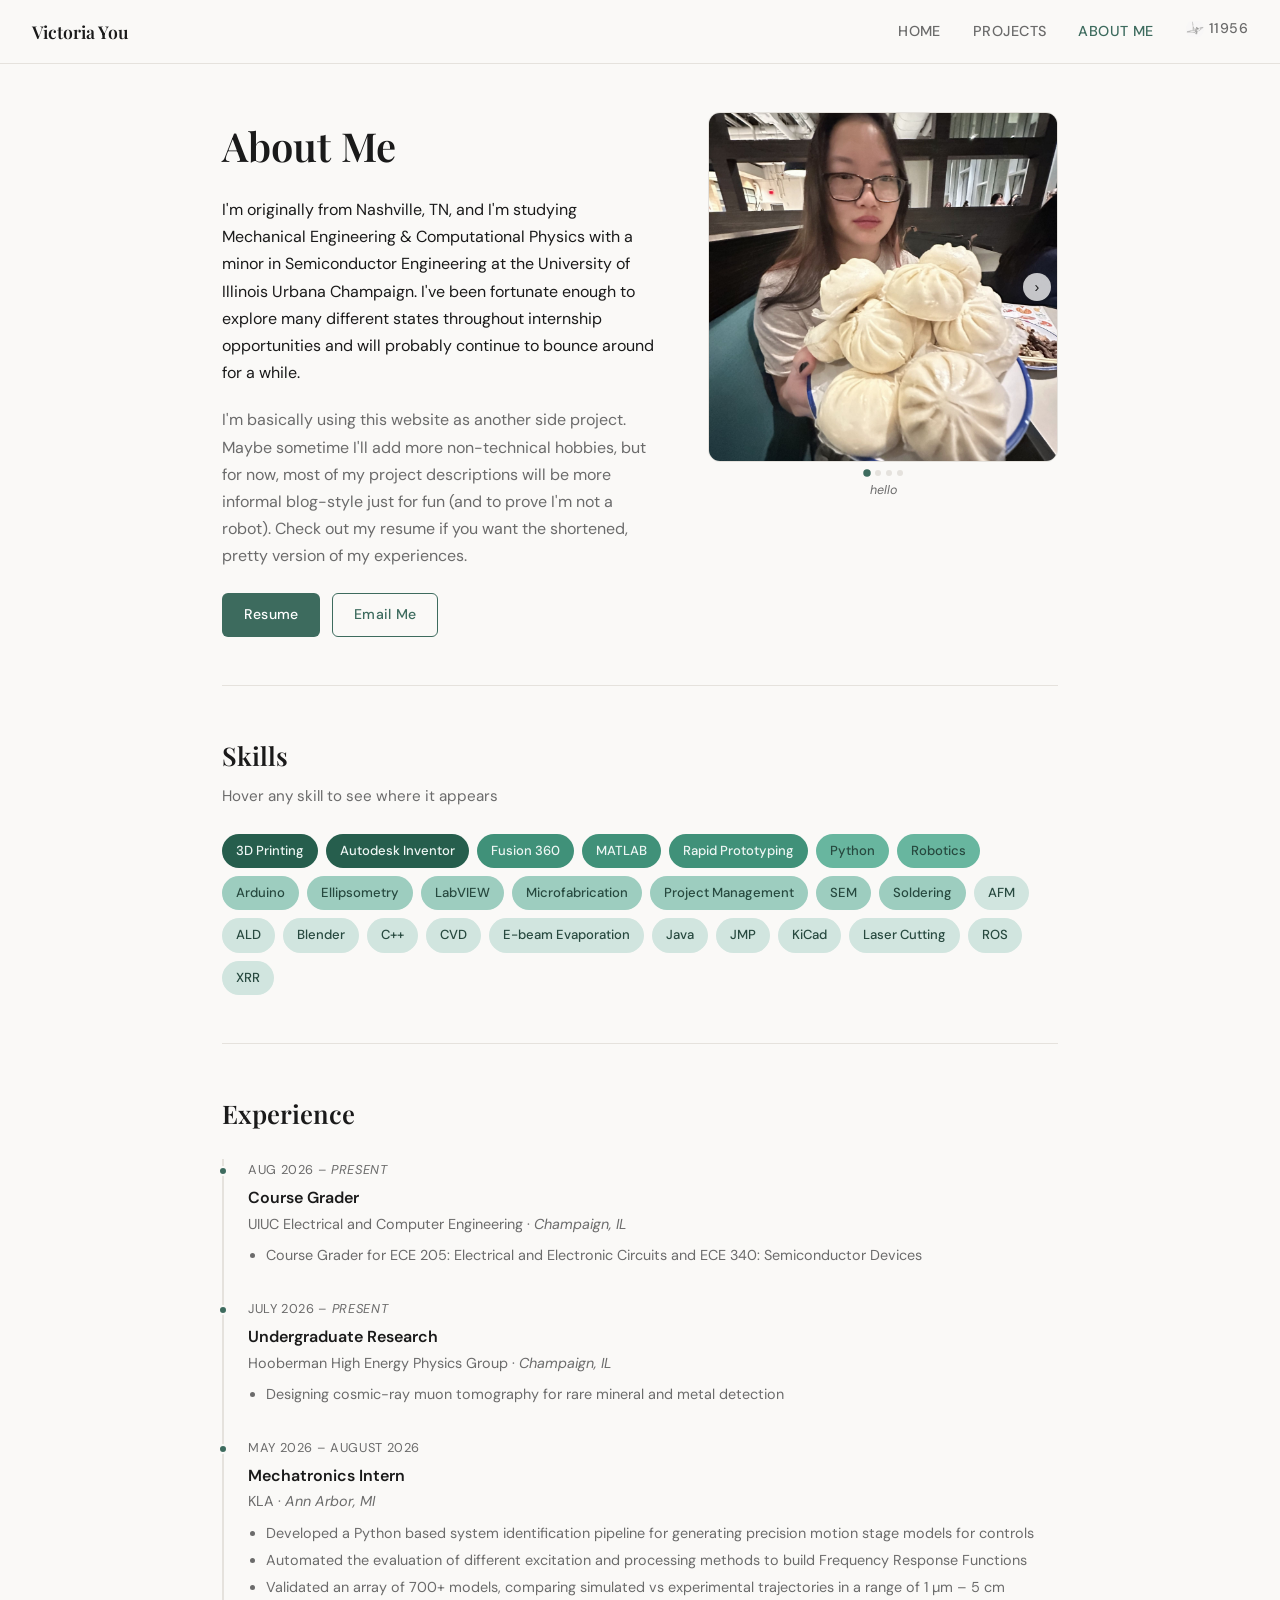
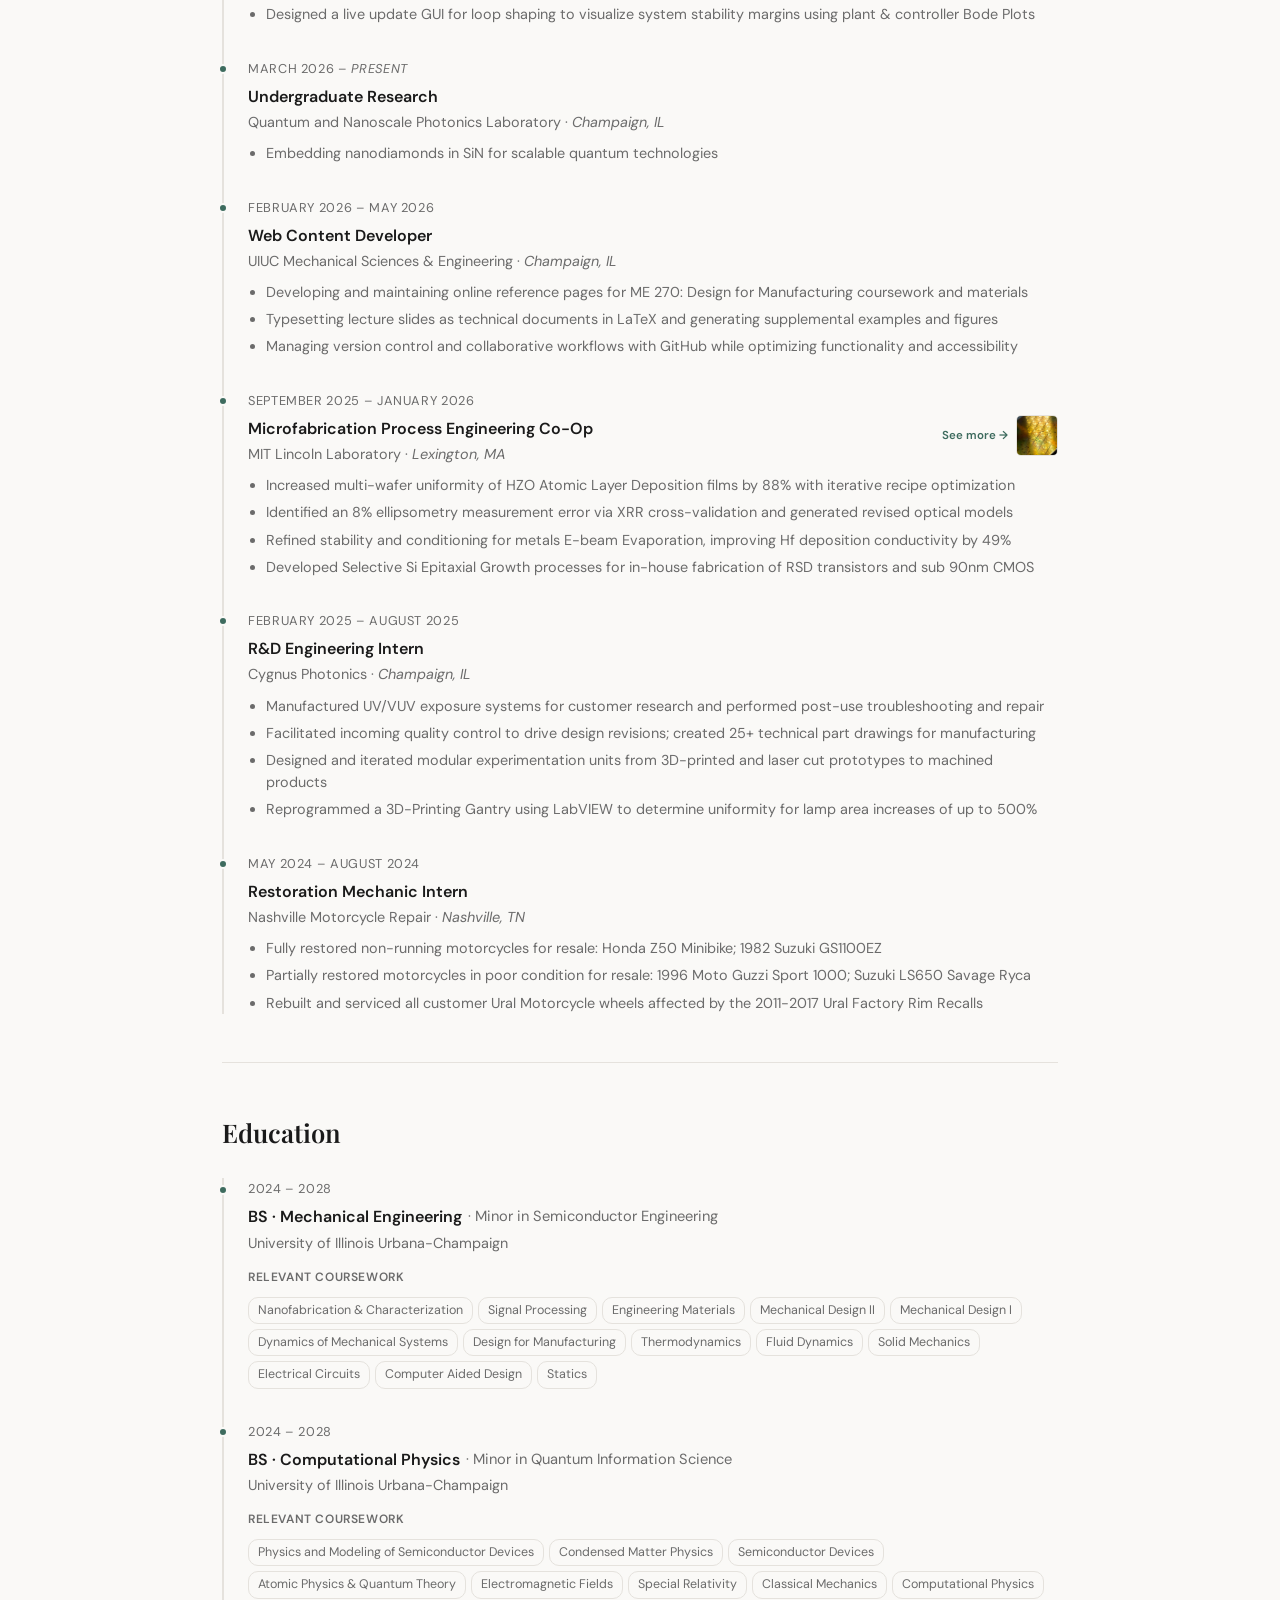
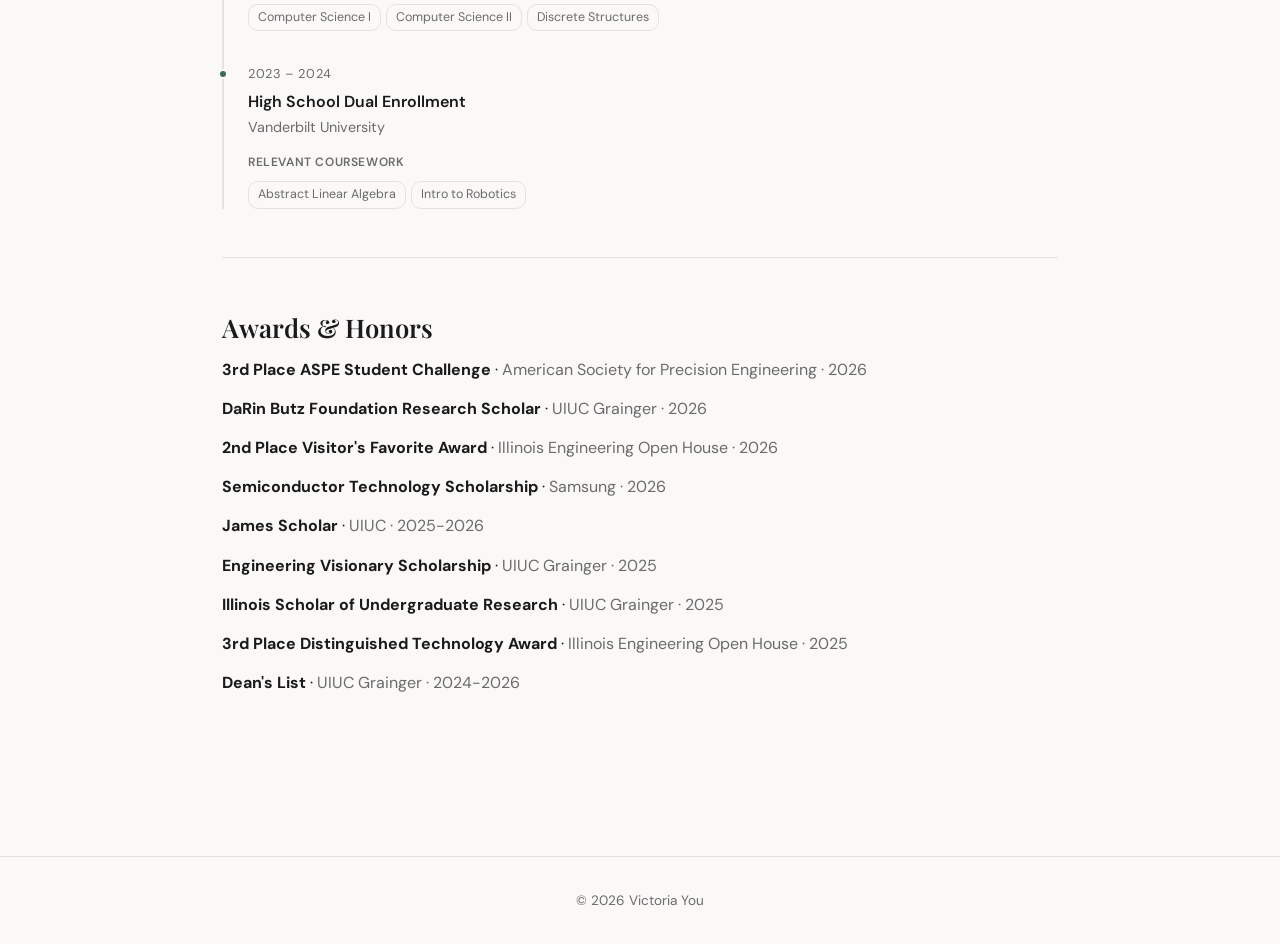
<file: about.html>
<!DOCTYPE html>
<html lang="en">
<head>
  <meta charset="UTF-8" />
  <meta name="viewport" content="width=device-width, initial-scale=1.0" />
  <meta name="description" content="Victoria You — About Me" />
  <title>About | Victoria You</title>
  <link rel="stylesheet" href="style.css" />
  <style>
    /* Coursework list inside education */
    .course-list {
      display: flex; flex-wrap: wrap; gap: 5px;
      margin-top: 0.6rem;
    }
    .course-chip {
      font-size: 0.78rem; color: var(--text-muted);
      background: var(--bg); border: 1px solid var(--border);
      padding: 2px 9px; border-radius: 10px;
      white-space: nowrap;
    }
    /* Coursework label */
    .course-label {
      font-size: 0.75rem; font-weight: 600; color: var(--text-muted);
      text-transform: uppercase; letter-spacing: 0.05em;
      margin-top: 0.75rem; margin-bottom: 0.3rem; display: block;
    }
    /* Degree + minor on one line. Flex with align-items: center keeps the
       smaller minor text vertically centred on the degree instead of
       sitting low on its baseline; it wraps underneath on narrow screens. */
    .edu-title {
      display: flex;
      flex-wrap: wrap;
      align-items: center;
      column-gap: 0.35em;
    }
    /* Minor — regular weight, muted, 1pt smaller than the degree */
    .degree-minor {
      font-weight: 400;
      color: var(--text-muted);
      font-size: calc(1em - 1pt);
    }

    /* ── Bio photo gallery ── */
    .bio-gallery {
      width: 350px;
      max-width: 100%;
      flex-shrink: 0;
      user-select: none;
    }
    .bio-gallery-stage {
      position: relative;
      width: 100%;
      aspect-ratio: 1 / 1;
      border-radius: 12px;
      overflow: hidden;
      border: 1px solid var(--border);
      background: var(--accent-light);
      cursor: grab;
    }
    .bio-gallery-stage:active { cursor: grabbing; }
    .bio-gallery-track {
      display: flex;
      width: 100%;
      height: 100%;
      transition: transform 0.3s ease;
      will-change: transform;
    }
    .bio-gallery-track img {
      /* Each slide is exactly one stage width, so the track stays fluid
         and the transform can be expressed in % instead of hard px. */
      flex: 0 0 100%;
      width: 100%;
      height: 100%;
      object-fit: cover;
      flex-shrink: 0;
      border-radius: 0;
      display: block;
      pointer-events: none;
    }

    .bio-gallery-btn {
      position: absolute;
      top: 50%; transform: translateY(-50%);
      background: rgba(255,255,255,0.75);
      border: none; border-radius: 50%;
      width: 28px; height: 28px;
      display: flex; align-items: center; justify-content: center;
      cursor: pointer; font-size: 0.9rem; color: var(--text);
      box-shadow: 0 1px 4px rgba(0,0,0,0.15);
      transition: background 0.15s, opacity 0.15s;
      z-index: 2;
      padding: 0;
      line-height: 1;
    }
    .bio-gallery-btn:hover { background: rgba(255,255,255,0.95); }
    .bio-gallery-btn:disabled { opacity: 0; pointer-events: none; }
    .bio-gallery-btn.prev { left: 6px; }
    .bio-gallery-btn.next { right: 6px; }

    .bio-gallery-dots {
      display: flex; justify-content: center; gap: 5px;
      margin-top: 8px;
    }
    .bio-gallery-dot {
      width: 6px; height: 6px; border-radius: 50%;
      background: var(--border);
      transition: background 0.2s, transform 0.2s;
      cursor: pointer;
      border: none; padding: 0;
    }
    .bio-gallery-dot.active {
      background: var(--accent);
      transform: scale(1.25);
    }

    /* ── Experience thumbnail ──
         Image + "See more" link sit side by side (row), so the float block
         stays short and doesn't force bullet-point text onto extra lines. */
    .timeline-thumb {
      float: right;
      margin: 0 0 0.5rem 1rem;
      display: flex;
      flex-direction: row;
      align-items: center;
      gap: 8px;
    }
    .timeline-thumb img {
      height: 2.6rem;
      width: 2.6rem;
      aspect-ratio: 1 / 1;
      flex-shrink: 0;
      border-radius: 5px;
      border: 1px solid var(--border);
      object-fit: cover;
      display: block;
    }
    .timeline-thumb a { flex-shrink: 0; }
    .timeline-thumb a {
      font-size: 0.72rem;
      color: var(--accent);
      white-space: nowrap;
    }
    .timeline-thumb a:hover { text-decoration: underline; }

    /* ── Experience bullet list ── */
    .timeline-bullets {
      margin: 0.5rem 0 0;
      padding-left: 1.15rem;
      list-style: disc;
    }
    .timeline-bullets li {
      font-size: 0.9rem;
      color: var(--text-muted);
      margin-bottom: 0.3rem;
      line-height: 1.55;
    }

    .bio-gallery-caption {
      min-height: 1.4em;
      text-align: center;
      font-size: 0.78rem;
      color: var(--text-muted);
      margin-top: 6px;
      line-height: 1.4;
      font-style: italic;
    }

    /* ── Resume button — shows "Last Updated: <date>" on hover ── */
    .btn-resume {
      position: relative;
      overflow: hidden;
    }
    .btn-resume .btn-resume-default,
    .btn-resume .btn-resume-updated {
      display: block;
      transition: transform 0.2s ease, opacity 0.2s ease;
    }
    .btn-resume .btn-resume-updated {
      position: absolute;
      inset: 0;
      display: flex;
      align-items: center;
      justify-content: center;
      opacity: 0;
      transform: translateY(4px);
      white-space: nowrap;
    }
    .btn-resume:hover .btn-resume-default {
      opacity: 0;
      transform: translateY(-4px);
    }
    .btn-resume:hover .btn-resume-updated {
      opacity: 1;
      transform: translateY(0);
    }

    /* ── Experience photo trigger — styled identically to timeline-thumb's
         link + image, but as <button>s since they open a modal, not a URL ── */
    .exp-photo-trigger-link {
      font-size: 0.72rem;
      color: var(--accent);
      white-space: nowrap;
      background: none; border: none; padding: 0; cursor: pointer;
      font-family: var(--font-body);
    }
    .exp-photo-trigger-link:hover { text-decoration: underline; }
    .exp-photo-trigger-img {
      background: none; border: none; padding: 0; cursor: pointer; display: block;
    }
    .exp-photo-trigger-img img {
      height: 2.6rem;
      width: 2.6rem;
      aspect-ratio: 1 / 1;
      flex-shrink: 0;
      border-radius: 5px;
      border: 1px solid var(--border);
      object-fit: cover;
      display: block;
    }

    /* ── Experience photo popup modal ── */
    .exp-photo-modal {
      display: none;
      position: fixed; inset: 0;
      background: rgba(0,0,0,0.88);
      z-index: 1000;
      align-items: center; justify-content: center;
      padding: 2rem;
    }
    .exp-photo-modal.open { display: flex; }
    .exp-photo-modal-inner {
      width: 100%; max-width: 640px;
      user-select: none;
    }
    .exp-photo-modal-stage {
      position: relative;
      width: 100%;
      aspect-ratio: 4/3;
      border-radius: 10px;
      overflow: hidden;
      background: #1a1a1a;
    }
    .exp-photo-modal-track {
      display: flex;
      height: 100%;
      transition: transform 0.3s ease;
      will-change: transform;
    }
    .exp-photo-modal-track img {
      width: 100%; height: 100%; object-fit: contain;
      flex-shrink: 0; border-radius: 0; display: block;
      pointer-events: none; background: #1a1a1a;
    }
    .exp-photo-modal-btn {
      position: absolute; top: 50%; transform: translateY(-50%);
      background: rgba(255,255,255,0.78); border: none; border-radius: 50%;
      width: 34px; height: 34px;
      display: flex; align-items: center; justify-content: center;
      cursor: pointer; font-size: 1.1rem; color: var(--text);
      box-shadow: 0 1px 4px rgba(0,0,0,0.2);
      transition: background 0.15s, opacity 0.15s;
      z-index: 2; padding: 0; line-height: 1;
    }
    .exp-photo-modal-btn:hover { background: rgba(255,255,255,0.97); }
    .exp-photo-modal-btn:disabled { opacity: 0; pointer-events: none; }
    .exp-photo-modal-btn.prev { left: 12px; }
    .exp-photo-modal-btn.next { right: 12px; }
    .exp-photo-modal-close {
      position: absolute; top: -2.4rem; right: 0;
      color: #fff; font-size: 1.8rem; cursor: pointer;
      background: none; border: none; opacity: 0.8; line-height: 1;
    }
    .exp-photo-modal-close:hover { opacity: 1; }
    .exp-photo-modal-dots {
      display: flex; justify-content: center; gap: 6px; margin-top: 12px;
    }
    .exp-photo-modal-dot {
      width: 7px; height: 7px; border-radius: 50%;
      background: rgba(255,255,255,0.35);
      transition: background 0.2s, transform 0.2s;
      cursor: pointer; border: none; padding: 0;
    }
    .exp-photo-modal-dot.active { background: #fff; transform: scale(1.3); }
    .exp-photo-modal-caption {
      text-align: center; color: rgba(255,255,255,0.7);
      font-size: 0.85rem; margin-top: 8px; font-style: italic;
      min-height: 1.3em;
    }

    @media (max-width: 640px) {
      /* Narrower backdrop padding, but keep the close button on-screen
         by moving it inside the stage instead of above it. */
      .exp-photo-modal { padding: 3.25rem 1rem 1rem; }
      .exp-photo-modal-close { top: -2.1rem; right: -0.25rem; font-size: 1.6rem; }
      .exp-photo-modal-btn.prev { left: 6px; }
      .exp-photo-modal-btn.next { right: 6px; }
    }
  </style>
  <script src="crane-count.js"></script>
</head>
<body>

  <nav>
    <span class="nav-name">Victoria You</span>
    <ul class="nav-links">
      <li><a href="index.html">Home</a></li>
      <li><a href="projects.html">Projects</a></li>
      <li><a href="about.html" class="active">About Me</a></li>
      <li>
        <a href="crane.html" class="nav-crane" aria-label="Crane">
          <img src="assets/crane.png" alt="" class="nav-crane-icon">
          <span class="nav-crane-count" id="navCraneCount"></span>
        </a>
      </li>
    </ul>
  </nav>

  <div class="container" style="padding-top:3rem;padding-bottom:3rem;">

    <!-- BIO -->
    <section style="margin-bottom:3rem;">
      <div class="bio-grid" style="display:grid;grid-template-columns:1fr auto;gap:3rem;align-items:start;">
        <div>
          <h1 class="section-title" style="font-size:2.5rem;margin-bottom:1rem;">About Me</h1>
          <p style="margin-bottom:0;">
            I'm originally from Nashville, TN, and I'm studying Mechanical Engineering &amp; Computational Physics with a minor in Semiconductor Engineering at the University of Illinois Urbana Champaign. I've been fortunate enough to explore many different states throughout internship opportunities and will probably continue to bounce around for a while.
          </p>
          <p style="color:var(--text-muted);margin-top:1.25rem;">
            I'm basically using this website as another side project. Maybe sometime I'll add more non-technical hobbies, but for now, most of my project descriptions will be more informal blog-style just for fun (and to prove I'm not a robot). Check out my resume if you want the shortened, pretty version of my experiences.
          </p>
        </div>

        <div class="bio-gallery" id="bioGallery">
          <div class="bio-gallery-stage" id="bioStage">
            <div class="bio-gallery-track" id="bioTrack"></div>
            <button class="bio-gallery-btn prev" id="bioPrev" aria-label="Previous">&#8249;</button>
            <button class="bio-gallery-btn next" id="bioNext" aria-label="Next">&#8250;</button>
          </div>
          <div class="bio-gallery-dots" id="bioDots"></div>
          <div class="bio-gallery-caption" id="bioCaption"></div>
        </div>
      </div>
      <div class="btn-row" style="margin-top:1.5rem;">
        <a class="btn btn-primary btn-resume" href="assets/resume.pdf" target="_blank">
          <span class="btn-resume-default">Resume</span>
          <span class="btn-resume-updated">08/2026</span>
        </a>
        <a class="btn btn-outline" href="mailto:vyou2@illinois.edu">Email Me</a>
      </div>
    </section>

    <hr class="section-divider" />

    <!-- SKILLS — auto-generated from projects + courses + experience, collapses to 2 rows -->
    <section style="margin-bottom:3rem;">
      <h2 class="section-title">Skills</h2>
      <p class="section-subtitle">Hover any skill to see where it appears</p>
      <div class="skill-pills-row" id="skillPills"></div>
    </section>

    <hr class="section-divider" />

    <!-- EXPERIENCE — rendered from experience.js -->
    <section style="margin-bottom:3rem;">
      <h2 class="section-title">Experience</h2>
      <ul class="timeline" id="experienceList"></ul>
    </section>

    <hr class="section-divider" />

    <!-- EDUCATION — auto-generated from courses.js -->
    <section style="margin-bottom:3rem;">
      <h2 class="section-title">Education</h2>
      <ul class="timeline" id="educationList"></ul>
    </section>

    <hr class="section-divider" />

    <!-- AWARDS -->
    <section style="margin-bottom:3rem;">
      <h2 class="section-title">Awards &amp; Honors</h2>
      <ul style="list-style:none;padding:0;">
        <li style="margin-bottom:0.75rem;">
          <strong>3rd Place ASPE Student Challenge</strong> · <span style="color:var(--text-muted);">American Society for Precision Engineering · 2026</span>
        </li>
        <li style="margin-bottom:0.75rem;">
          <strong>DaRin Butz Foundation Research Scholar</strong> · <span style="color:var(--text-muted);">UIUC Grainger · 2026</span>
        </li>
        <li style="margin-bottom:0.75rem;">
          <strong>2nd Place Visitor's Favorite Award</strong> · <span style="color:var(--text-muted);">Illinois Engineering Open House · 2026</span>
        </li>
        <li style="margin-bottom:0.75rem;">
          <strong>Semiconductor Technology Scholarship</strong> · <span style="color:var(--text-muted);">Samsung · 2026</span>
        </li>
        <li style="margin-bottom:0.75rem;">
          <strong>James Scholar</strong> · <span style="color:var(--text-muted);">UIUC · 2025-2026</span>
        </li>
        <li style="margin-bottom:0.75rem;">
          <strong>Engineering Visionary Scholarship</strong> · <span style="color:var(--text-muted);">UIUC Grainger · 2025</span>
        </li>
        <li style="margin-bottom:0.75rem;">
          <strong>Illinois Scholar of Undergraduate Research</strong> · <span style="color:var(--text-muted);">UIUC Grainger · 2025</span>
        </li>
        <li style="margin-bottom:0.75rem;">
          <strong>3rd Place Distinguished Technology Award</strong> · <span style="color:var(--text-muted);">Illinois Engineering Open House · 2025</span>
        </li>
        <li style="margin-bottom:0.75rem;">
          <strong>Dean's List</strong> · <span style="color:var(--text-muted);">UIUC Grainger · 2024-2026</span>
        </li>
      </ul>
    </section>

  </div>

  <!-- Experience photo popup — shared across all entries -->
  <div class="exp-photo-modal" id="expPhotoModal" onclick="if(event.target===this) closeExpPhotoModal()">
    <div class="exp-photo-modal-inner">
      <button class="exp-photo-modal-close" onclick="closeExpPhotoModal()">×</button>
      <div class="exp-photo-modal-stage" id="expPhotoStage">
        <div class="exp-photo-modal-track" id="expPhotoTrack"></div>
        <button class="exp-photo-modal-btn prev" id="expPhotoPrev" aria-label="Previous">&#8249;</button>
        <button class="exp-photo-modal-btn next" id="expPhotoNext" aria-label="Next">&#8250;</button>
      </div>
      <div class="exp-photo-modal-dots" id="expPhotoDots"></div>
      <div class="exp-photo-modal-caption" id="expPhotoCaption"></div>
    </div>
  </div>

  <footer>
    © <span id="year"></span> Victoria You
    <script>document.getElementById('year').textContent = new Date().getFullYear();</script>
  </footer>

  <script src="projects.js"></script>
  <script src="courses.js"></script>
  <script src="experience.js"></script>
  <script src="projects-utils.js"></script>
  <script>
    /* ════════════════════════════════════════════════════════════════
       BIO PHOTO GALLERY
    ════════════════════════════════════════════════════════════════ */
    const BIO_PHOTOS = [
      { src: "assets/baozi.jpg",  caption: "hello" },
      { src: "assets/motorcycle.jpg",  caption: "hello motorcycle" },
      { src: "assets/KLAphoto.jpg",  caption: "hello KLA internship" },
      { src: "assets/familyphoto.jpg",  caption: "hello family photo" },
    ];

    (function initBioGallery() {
      const photos  = BIO_PHOTOS;
      const track   = document.getElementById('bioTrack');
      const dotsEl  = document.getElementById('bioDots');
      const caption = document.getElementById('bioCaption');
      const btnPrev = document.getElementById('bioPrev');
      const btnNext = document.getElementById('bioNext');
      const stage   = document.getElementById('bioStage');

      if (!photos.length) return;

      photos.forEach((p, i) => {
        const img = document.createElement('img');
        img.src   = p.src;
        img.alt   = p.caption || `Photo ${i + 1}`;
        img.onerror = () => { img.style.background = '#c8ddd9'; img.removeAttribute('src'); };
        track.appendChild(img);
      });

      if (photos.length > 1) {
        photos.forEach((_, i) => {
          const dot = document.createElement('button');
          dot.className = 'bio-gallery-dot' + (i === 0 ? ' active' : '');
          dot.setAttribute('aria-label', `Photo ${i + 1}`);
          dot.addEventListener('click', () => goTo(i));
          dotsEl.appendChild(dot);
        });
      }

      let current = 0;

      function goTo(n) {
        current = Math.max(0, Math.min(n, photos.length - 1));
        track.style.transform = `translateX(-${current * 100}%)`;
        dotsEl.querySelectorAll('.bio-gallery-dot').forEach((d, i) =>
          d.classList.toggle('active', i === current));
        caption.textContent = photos[current].caption || '';
        btnPrev.disabled = current <= 0;
        btnNext.disabled = current >= photos.length - 1;
      }

      btnPrev.addEventListener('click', () => goTo(current - 1));
      btnNext.addEventListener('click', () => goTo(current + 1));

      let startX = null;

      stage.addEventListener('pointerdown', e => {
        startX = e.clientX;
        track.style.transition = 'none';
      });
      stage.addEventListener('pointermove', e => {
        if (startX === null) return;
        const dx = e.clientX - startX;
        track.style.transform = `translateX(calc(${-current * 100}% + ${dx}px))`;
      });
      stage.addEventListener('pointerup', e => {
        if (startX === null) return;
        const dx = e.clientX - startX;
        track.style.transition = 'transform 0.3s ease';
        if (dx < -40)      goTo(current + 1);
        else if (dx > 40)  goTo(current - 1);
        else               goTo(current);
        startX = null;
      });
      stage.addEventListener('pointercancel', () => {
        track.style.transition = 'transform 0.3s ease';
        goTo(current);
        startX = null;
      });

      goTo(0);
    })();

    /* ════════════════════════════════════════════════════════════════
       EXPERIENCE LIST — data lives in experience.js
    ════════════════════════════════════════════════════════════════ */
    const expList = document.getElementById('experienceList');
    EXPERIENCE_LIST.forEach((exp, idx) => {
      const thumbHTML = (exp.thumb && exp.link) ? `
        <div class="timeline-thumb">
          <a href="${exp.link}">${exp.linkLabel || 'See more →'}</a>
          <a href="${exp.link}">
            <img src="${exp.thumb}" alt="${exp.title}">
          </a>
        </div>` : (exp.thumb ? `
        <div class="timeline-thumb">
          <img src="${exp.thumb}" alt="${exp.title}">
        </div>` : (exp.link ? `
        <div class="timeline-thumb">
          <a href="${exp.link}">${exp.linkLabel || 'See more →'}</a>
        </div>` : ''));

      /* Bullets render as a real <ul><li> list */
      const bulletsHTML = (exp.bullets || []).length
        ? `<ul class="timeline-bullets">${(exp.bullets || []).map(b => `<li>${b}</li>`).join('')}</ul>`
        : '';

      /* Photo popup trigger — only shown when this entry has photos and no
         project thumb/link already occupying the same slot. Styled to match
         the project timeline-thumb exactly: small image + "See more →". */
      const photoTriggerHTML = (!thumbHTML && exp.photos && exp.photos.length) ? `
        <div class="timeline-thumb">
          <button class="exp-photo-trigger-link" onclick="openExpPhotoModal(${idx})">See more →</button>
          <button class="exp-photo-trigger-img" onclick="openExpPhotoModal(${idx})">
            <img src="${exp.photos[0].src}" alt="${exp.title}">
          </button>
        </div>` : '';

      const li = document.createElement('li');
      li.className = 'timeline-item';
      li.innerHTML = `
        <div class="timeline-date">${exp.date}</div>
        <div class="timeline-title">
          ${thumbHTML}
          ${exp.title}
        </div>
        <div class="timeline-sub">${exp.sub}</div>
        ${bulletsHTML}
        ${photoTriggerHTML}
      `;
      expList.appendChild(li);
    });

    /* ════════════════════════════════════════════════════════════════
       EXPERIENCE PHOTO POPUP
       Opens a fullscreen slideshow for the given EXPERIENCE_LIST index.
    ════════════════════════════════════════════════════════════════ */
    (function initExpPhotoModal() {
      const modal    = document.getElementById('expPhotoModal');
      const stage    = document.getElementById('expPhotoStage');
      const track    = document.getElementById('expPhotoTrack');
      const dotsEl   = document.getElementById('expPhotoDots');
      const caption  = document.getElementById('expPhotoCaption');
      const btnPrev  = document.getElementById('expPhotoPrev');
      const btnNext  = document.getElementById('expPhotoNext');

      let photos  = [];
      let current = 0;

      window.openExpPhotoModal = function (expIndex) {
        photos = (EXPERIENCE_LIST[expIndex] && EXPERIENCE_LIST[expIndex].photos) || [];
        if (!photos.length) return;

        track.innerHTML = '';
        dotsEl.innerHTML = '';
        track.style.width = (photos.length * 100) + '%';

        photos.forEach((p, i) => {
          const img = document.createElement('img');
          img.src = p.src;
          img.alt = p.caption || `Photo ${i + 1}`;
          img.style.width = (100 / photos.length) + '%';
          img.onerror = () => { img.style.background = '#333'; img.removeAttribute('src'); };
          track.appendChild(img);
        });

        if (photos.length > 1) {
          photos.forEach((_, i) => {
            const dot = document.createElement('button');
            dot.className = 'exp-photo-modal-dot' + (i === 0 ? ' active' : '');
            dot.setAttribute('aria-label', `Photo ${i + 1}`);
            dot.addEventListener('click', () => goTo(i));
            dotsEl.appendChild(dot);
          });
        }
        btnPrev.style.display = photos.length > 1 ? '' : 'none';
        btnNext.style.display = photos.length > 1 ? '' : 'none';

        current = 0;
        goTo(0);
        modal.classList.add('open');
      };

      window.closeExpPhotoModal = function () {
        modal.classList.remove('open');
      };

      function goTo(n) {
        current = Math.max(0, Math.min(n, photos.length - 1));
        track.style.transform = `translateX(-${current * (100 / photos.length)}%)`;
        dotsEl.querySelectorAll('.exp-photo-modal-dot').forEach((d, i) =>
          d.classList.toggle('active', i === current));
        caption.textContent = photos[current] ? (photos[current].caption || '') : '';
        btnPrev.disabled = current <= 0;
        btnNext.disabled = current >= photos.length - 1;
      }

      btnPrev.addEventListener('click', () => goTo(current - 1));
      btnNext.addEventListener('click', () => goTo(current + 1));

      document.addEventListener('keydown', e => {
        if (!modal.classList.contains('open')) return;
        if (e.key === 'Escape')     closeExpPhotoModal();
        if (e.key === 'ArrowLeft')  goTo(current - 1);
        if (e.key === 'ArrowRight') goTo(current + 1);
      });

      // Touch / mouse swipe
      let startX = null;
      stage.addEventListener('pointerdown', e => {
        startX = e.clientX;
        track.style.transition = 'none';
      });
      stage.addEventListener('pointermove', e => {
        if (startX === null || !photos.length) return;
        const dx = e.clientX - startX;
        const pct = (current * (100 / photos.length)) - (dx / stage.offsetWidth * (100 / photos.length));
        track.style.transform = `translateX(-${pct}%)`;
      });
      stage.addEventListener('pointerup', e => {
        if (startX === null) return;
        const dx = e.clientX - startX;
        track.style.transition = 'transform 0.3s ease';
        if (dx < -40)      goTo(current + 1);
        else if (dx > 40)  goTo(current - 1);
        else               goTo(current);
        startX = null;
      });
      stage.addEventListener('pointercancel', () => {
        track.style.transition = 'transform 0.3s ease';
        goTo(current);
        startX = null;
      });
    })();

    /* ── Combine project tags + course skills + experience skills ── */
    const tagCounts   = {};
    const projectsMap = {};
    const coursesMap  = {};

    PROJECTS.flatMap(p => p.tags).forEach(t => {
      tagCounts[t] = (tagCounts[t] || 0) + 1;
    });
    PROJECTS.forEach(p => {
      p.tags.forEach(t => {
        if (!projectsMap[t]) projectsMap[t] = [];
        projectsMap[t].push({ name: p.name, cat: p.cat });
      });
    });

    EDUCATION.forEach(school => {
      school.courses.forEach(course => {
        (course.skills || []).forEach(t => {
          tagCounts[t]  = (tagCounts[t]  || 0) + 1;
          if (!coursesMap[t]) coursesMap[t] = [];
          if (!coursesMap[t].includes(course.name)) coursesMap[t].push(course.name);
        });
      });
    });

    /* Experience skills merge into projectsMap — same {name, cat} shape,
       so they show up in the same "Used in" popup list as projects.
       For Internship/Research entries, show the org name (from `sub`)
       instead of the role title — everything else still uses the title. */
    EXPERIENCE_LIST.forEach(exp => {
      const cat = expCategory(exp.title);
      const isOrgLabeled = cat === 'Internship' || cat === 'Research';
      const popupName = isOrgLabeled
        ? exp.sub.replace(/&amp;/g, '&').split('·')[0].trim().replace(/<[^>]+>/g, '')
        : exp.title.replace(/&amp;/g, '&');

      (exp.skills || []).forEach(t => {
        tagCounts[t] = (tagCounts[t] || 0) + 1;
        if (!projectsMap[t]) projectsMap[t] = [];
        projectsMap[t].push({ name: popupName, cat });
      });
    });

    const allTags  = Object.keys(tagCounts).sort((a, b) => tagCounts[b] - tagCounts[a] || a.localeCompare(b));
    const maxCount = Math.max(...Object.values(tagCounts));

    buildSkillPills(document.getElementById('skillPills'), {
      allTags, tagCounts, maxCount, projectsMap, coursesMap, collapse: true
    });

    /* ── Render education from courses.js ── */
    const eduList = document.getElementById('educationList');
    EDUCATION.forEach(school => {
      const courseChips = school.courses.map(c => `<span class="course-chip">${c.name}</span>`).join('');
      const li = document.createElement('li');
      li.className = 'timeline-item';
      li.innerHTML = `
        <div class="timeline-date">${school.dates}</div>
        <div class="timeline-title edu-title"><span>${school.degree}</span>${school.minor
          ? `<span class="degree-minor">· Minor in ${school.minor}</span>` : ''}</div>
        <div class="timeline-sub">${school.school}</div>
        ${school.courses.length ? `
          <span class="course-label">Relevant Coursework</span>
          <div class="course-list">${courseChips}</div>` : ''}
      `;
      eduList.appendChild(li);
    });

    document.getElementById('navCraneCount').textContent = CRANE_COUNT;
  </script>
</body>
</html>
</file>
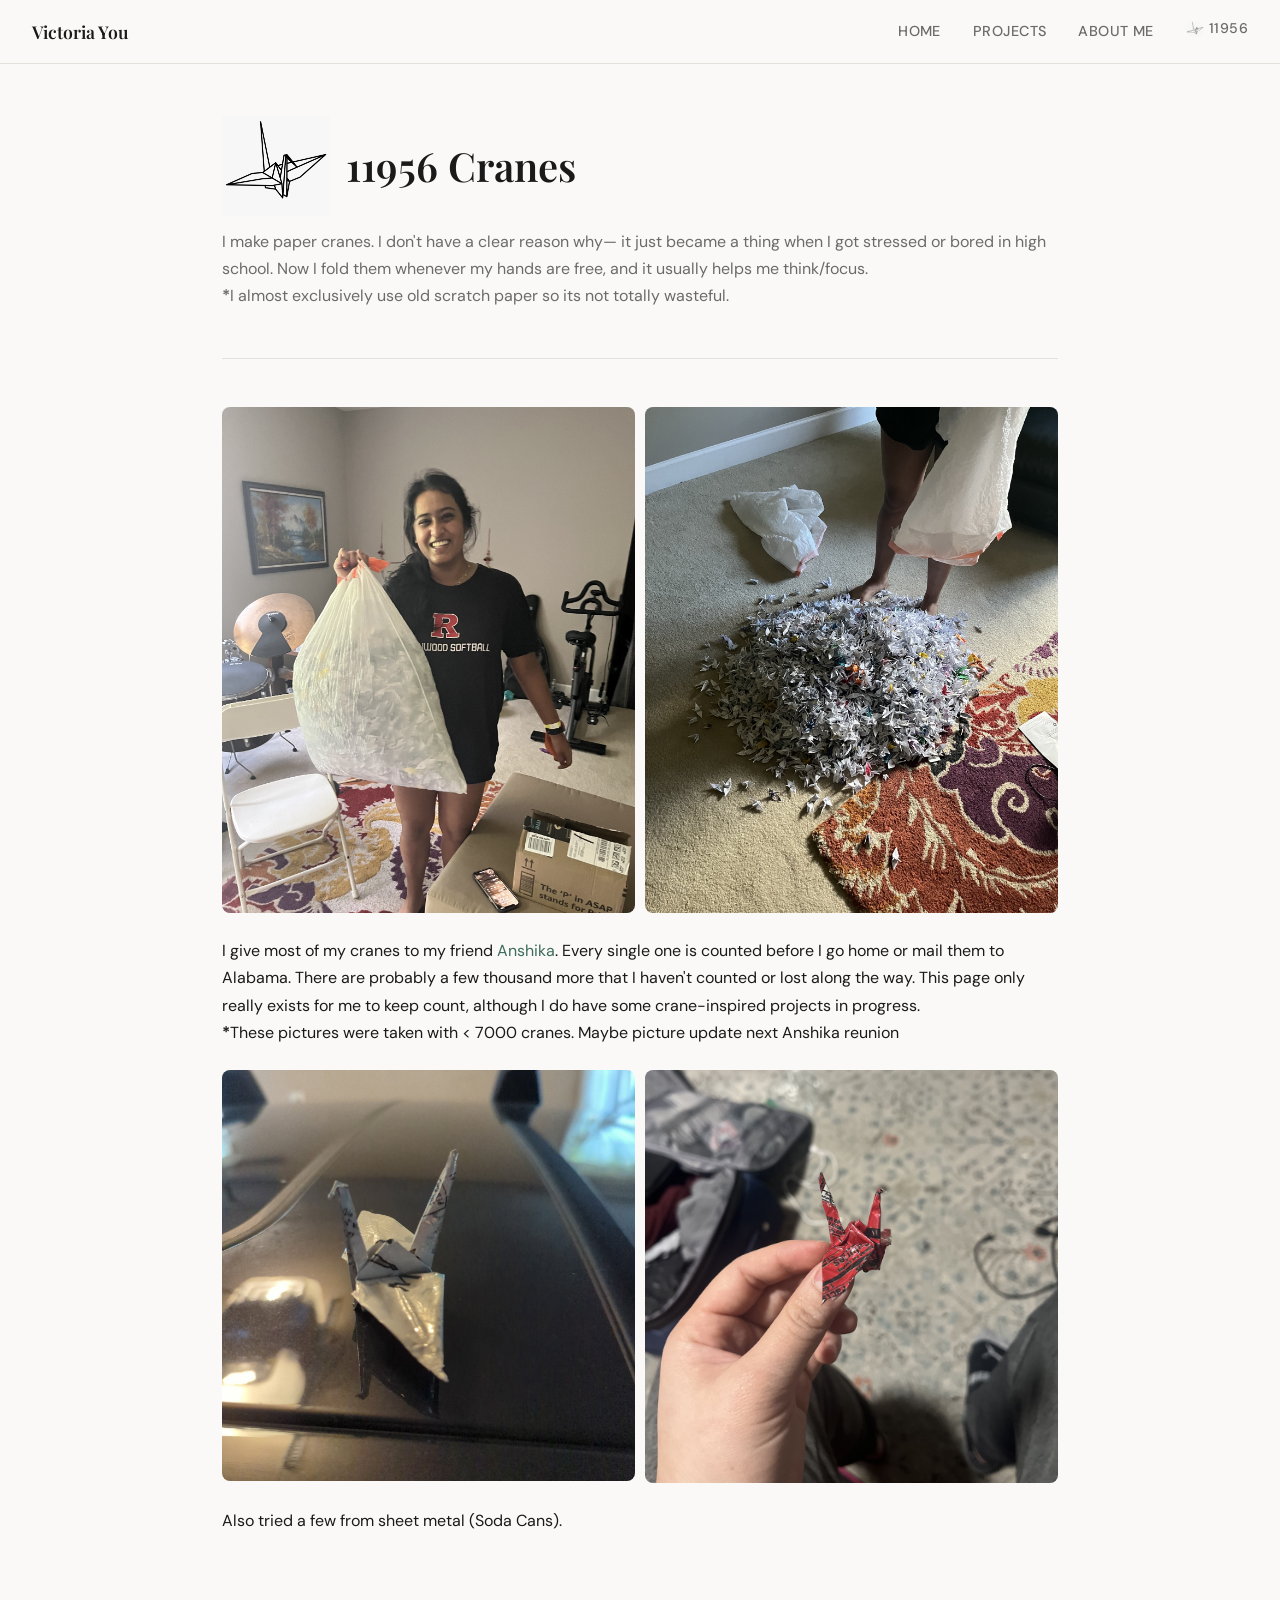
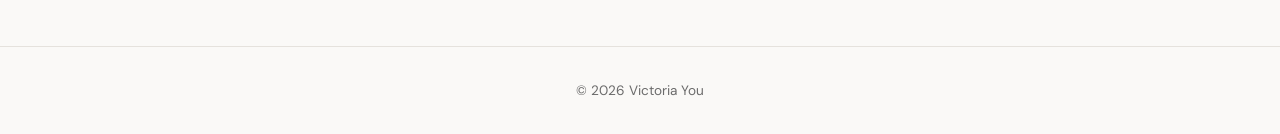
<file: crane.html>
<!DOCTYPE html>
<html lang="en">
<head>
  <meta charset="UTF-8" />
  <meta name="viewport" content="width=device-width, initial-scale=1.0" />
  <meta name="description" content="Victoria You — Crane" />
  <title>Crane | Victoria You</title>
  <link rel="stylesheet" href="style.css" />

  <!-- ═══════════════════════════════════════════════════════════
       CRANE COUNT — edit crane-count.js to update everywhere
       ═══════════════════════════════════════════════════════════ -->
  <script src="crane-count.js"></script>
</head>
<body>

  <nav>
    <span class="nav-name">Victoria You</span>
    <ul class="nav-links">
      <li><a href="index.html">Home</a></li>
      <li><a href="projects.html">Projects</a></li>
      <li><a href="about.html">About Me</a></li>
      <!-- <li><a href="garage.html">Garage</a></li> -->
      <li>
        <a href="crane.html" class="nav-crane" aria-label="Crane">
          <img src="assets/crane.png" alt="" class="nav-crane-icon">
          <span class="nav-crane-count" id="navCraneCount"></span>
        </a>
      </li>
    </ul>
  </nav>

  <div class="container" style="padding-top:3rem;padding-bottom:3rem;">

    <!-- ═══════════════════ PAGE CONTENT — edit freely below ═══════════════════ -->

    <section style="margin-bottom:2rem;">
      <div class="crane-hero" style="display:flex;align-items:center;gap:1rem;margin-bottom:0.5rem;">
        <img class="crane-hero-icon" src="assets/crane.png" alt="crane" style="width:108px;height:108px;object-fit:contain;">
        <h1 class="section-title" style="font-size:2.5rem;margin:0;">
          <span id="pageCount"></span> Cranes
        </h1>
      </div>
      <p style="color:var(--text-muted);">
        I make paper cranes. I don't have a clear reason why— it just became a thing when I got stressed or bored in high school. Now I fold them whenever my hands are free, and it usually helps me think/focus. </p>
      <p style="color:var(--text-muted);"><strong>*</strong>I almost exclusively use old scratch paper so its not totally wasteful.
      </p>
    </section>

    <hr class="section-divider" />

    <div class="img-pair">
      <img src="assets/crane/anshika.jpeg"  alt="Anshika" class="lb" onclick="lb(this)">
      <img src="assets/crane/7000.jpeg"   alt="Just under 7000 birds"  class="lb" onclick="lb(this)">
    </div>
    <p>I give most of my cranes to my friend <a href = "https://www.linkedin.com/in/anshika-prasad-04825123b/">Anshika</a>. Every single one is counted before I go home or mail them to Alabama. There are probably a few thousand more that I haven't counted or lost along the way. This page only really exists for me to keep count, although I do have some crane-inspired projects in progress.</p>
    <p><strong>*</strong>These pictures were taken with < 7000 cranes. Maybe picture update next Anshika reunion</p>

    <div class="img-pair">
      <img src="assets/crane/monsterCrane.jpg"  alt="Monster Can" class="lb" onclick="lb(this)">
      <img src="assets/crane/cokeCrane.jpg"   alt="Coke Can"  class="lb" onclick="lb(this)">
    </div>
    <p>Also tried a few from sheet metal (Soda Cans).</p>
    <!-- ════════════════════════════════════════════════════════════════════════ -->

  </div>

  <footer>
    © <span id="year"></span> Victoria You
    <script>document.getElementById('year').textContent = new Date().getFullYear();</script>
  </footer>

  <script>
    // Populate the count wherever it appears
    document.getElementById('navCraneCount').textContent = CRANE_COUNT;
    document.getElementById('pageCount').textContent     = CRANE_COUNT;
  </script>

</body>
</html>
</file>
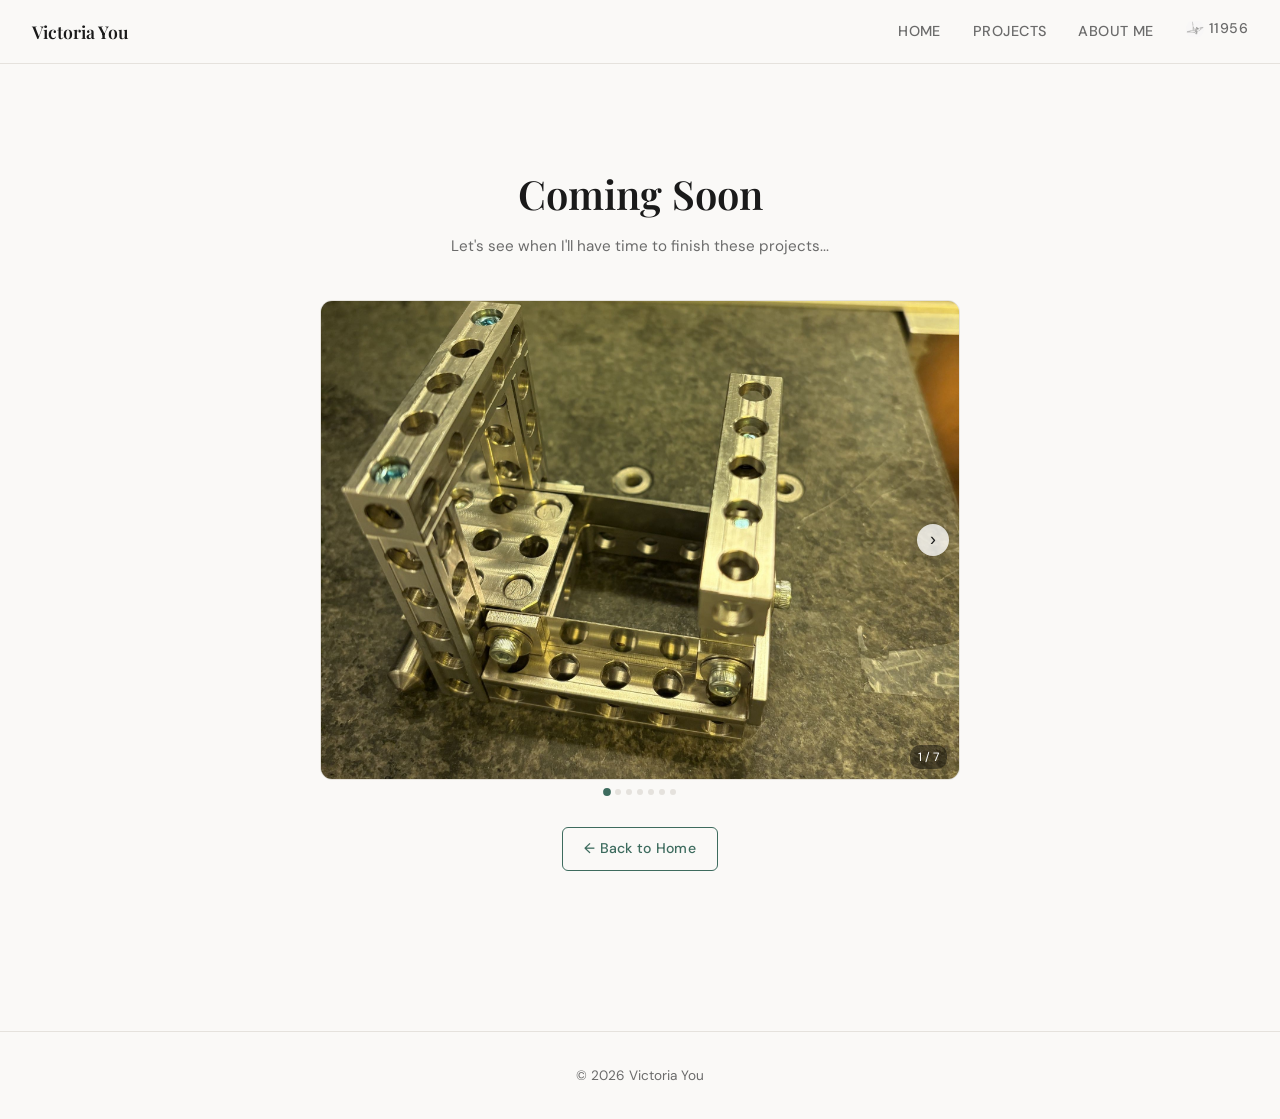
<file: wip.html>
<!DOCTYPE html>
<html lang="en">
<head>
  <meta charset="UTF-8" />
  <meta name="viewport" content="width=device-width, initial-scale=1.0" />
  <meta name="description" content="Victoria You — Coming Soon" />
  <title>Coming Soon | Victoria You</title>
  <link rel="stylesheet" href="style.css" />
  <script src="crane-count.js"></script>
  <style>
    /* ── WIP slideshow — auto-populated from assets/wip/ via GitHub API ── */
    .wip-gallery {
      max-width: 640px;
      margin: 2.5rem auto 0;
      user-select: none;
    }
    .wip-gallery-stage {
      position: relative;
      width: 100%;
      aspect-ratio: 4/3;
      border-radius: 12px;
      overflow: hidden;
      background: var(--accent-light);
      border: 1px solid var(--border);
    }
    .wip-gallery-track {
      display: flex;
      height: 100%;
      transition: transform 0.3s ease;
      will-change: transform;
    }
    .wip-gallery-track img {
      width: 100%; height: 100%; object-fit: cover;
      flex-shrink: 0; border-radius: 0; display: block;
      pointer-events: none;
    }
    .wip-gallery-btn {
      position: absolute; top: 50%; transform: translateY(-50%);
      background: rgba(255,255,255,0.78); border: none; border-radius: 50%;
      width: 32px; height: 32px;
      display: flex; align-items: center; justify-content: center;
      cursor: pointer; font-size: 1.1rem; color: var(--text);
      box-shadow: 0 1px 4px rgba(0,0,0,0.18);
      transition: background 0.15s, opacity 0.15s;
      z-index: 2; padding: 0; line-height: 1;
    }
    .wip-gallery-btn:hover { background: rgba(255,255,255,0.97); }
    .wip-gallery-btn:disabled { opacity: 0; pointer-events: none; }
    .wip-gallery-btn.prev { left: 10px; }
    .wip-gallery-btn.next { right: 10px; }
    .wip-gallery-counter {
      position: absolute; bottom: 10px; right: 12px;
      background: rgba(0,0,0,0.45); color: #fff;
      font-size: 0.75rem; padding: 2px 8px; border-radius: 10px;
      pointer-events: none;
    }
    .wip-gallery-dots {
      display: flex; justify-content: center; gap: 5px; margin-top: 9px;
    }
    .wip-gallery-dot {
      width: 6px; height: 6px; border-radius: 50%;
      background: var(--border);
      transition: background 0.2s, transform 0.2s;
      cursor: pointer; border: none; padding: 0;
    }
    .wip-gallery-dot.active { background: var(--accent); transform: scale(1.3); }
    .wip-gallery-status {
      text-align: center; color: var(--text-muted);
      font-size: 0.85rem; margin-top: 1rem;
    }
  </style>
</head>
<body>

  <nav>
    <span class="nav-name">Victoria You</span>
    <ul class="nav-links">
      <li><a href="index.html">Home</a></li>
      <li><a href="projects.html">Projects</a></li>
      <li><a href="about.html">About Me</a></li>
      <!-- <li><a href="garage.html">Garage</a></li> -->
      <li>
        <a href="crane.html" class="nav-crane" aria-label="Crane">
          <img src="assets/crane.png" alt="" class="nav-crane-icon">
          <span class="nav-crane-count" id="navCraneCount"></span>
        </a>
      </li>
    </ul>
  </nav>

  <div class="container" style="padding-top:6rem;padding-bottom:6rem;text-align:center;">
    <h1 class="section-title" style="font-size:2.5rem;">Coming Soon</h1>
    <p class="section-subtitle" style="max-width:480px;margin-left:auto;margin-right:auto;">
      Let's see when I'll have time to finish these projects...
    </p>

    <!-- ── Auto-populated slideshow — pulls every image from assets/wip/ ── -->
    <div class="wip-gallery" id="wipGallery" style="display:none;">
      <div class="wip-gallery-stage" id="wipStage">
        <div class="wip-gallery-track" id="wipTrack"></div>
        <button class="wip-gallery-btn prev" id="wipPrev" aria-label="Previous">&#8249;</button>
        <button class="wip-gallery-btn next" id="wipNext" aria-label="Next">&#8250;</button>
        <span class="wip-gallery-counter" id="wipCounter"></span>
      </div>
      <div class="wip-gallery-dots" id="wipDots"></div>
    </div>

    <a href="index.html" class="btn btn-outline" style="margin-top:2rem;">← Back to Home</a>
  </div>

  <footer>
    © <span id="year"></span> Victoria You
    <script>document.getElementById('year').textContent = new Date().getFullYear();</script>
  </footer>

  <script>document.getElementById("navCraneCount").textContent = CRANE_COUNT;</script>

  <script>

    const WIP_IMAGES = [
      "fixture.jpg",
      "indentor.jpg",
      "image.jpg",
      "bike.jpg",
      "image4.jpg",
      "image3.jpg",
      "image5.png",

      // "sketch.webp",
    ];

    (function initWipGallery() {
      const galleryEl = document.getElementById('wipGallery');
      const track      = document.getElementById('wipTrack');
      const dotsEl     = document.getElementById('wipDots');
      const counterEl  = document.getElementById('wipCounter');
      const btnPrev    = document.getElementById('wipPrev');
      const btnNext    = document.getElementById('wipNext');

      if (!WIP_IMAGES.length) return; // nothing to show, gallery stays hidden

      galleryEl.style.display = 'block';

      track.style.width = (WIP_IMAGES.length * 100) + '%';
      WIP_IMAGES.forEach(filename => {
        const img = document.createElement('img');
        img.src = `assets/wip/${filename}`;
        img.alt = filename.replace(/\.[^.]+$/, '');
        img.style.width = (100 / WIP_IMAGES.length) + '%';
        img.onerror = () => { img.style.display = 'none'; };
        track.appendChild(img);
      });

      const showControls = WIP_IMAGES.length > 1;
      btnPrev.style.display = showControls ? '' : 'none';
      btnNext.style.display = showControls ? '' : 'none';

      if (showControls) {
        WIP_IMAGES.forEach((_, i) => {
          const dot = document.createElement('button');
          dot.className = 'wip-gallery-dot' + (i === 0 ? ' active' : '');
          dot.setAttribute('aria-label', `Image ${i + 1}`);
          dot.addEventListener('click', () => goTo(i));
          dotsEl.appendChild(dot);
        });
      }

      let current = 0;

      function goTo(n) {
        current = Math.max(0, Math.min(n, WIP_IMAGES.length - 1));
        track.style.transform = `translateX(-${current * (100 / WIP_IMAGES.length)}%)`;
        dotsEl.querySelectorAll('.wip-gallery-dot').forEach((d, i) =>
          d.classList.toggle('active', i === current));
        counterEl.textContent = WIP_IMAGES.length > 1 ? `${current + 1} / ${WIP_IMAGES.length}` : '';
        btnPrev.disabled = current <= 0;
        btnNext.disabled = current >= WIP_IMAGES.length - 1;
      }

      btnPrev.addEventListener('click', () => goTo(current - 1));
      btnNext.addEventListener('click', () => goTo(current + 1));

      // Touch / mouse swipe
      let startX = null;
      const stage = document.getElementById('wipStage');
      stage.addEventListener('pointerdown', e => {
        startX = e.clientX;
        track.style.transition = 'none';
      });
      stage.addEventListener('pointermove', e => {
        if (startX === null) return;
        const dx = e.clientX - startX;
        const pct = (current * (100 / WIP_IMAGES.length)) - (dx / stage.offsetWidth * (100 / WIP_IMAGES.length));
        track.style.transform = `translateX(-${pct}%)`;
      });
      stage.addEventListener('pointerup', e => {
        if (startX === null) return;
        const dx = e.clientX - startX;
        track.style.transition = 'transform 0.3s ease';
        if (dx < -40)      goTo(current + 1);
        else if (dx > 40)  goTo(current - 1);
        else               goTo(current);
        startX = null;
      });
      stage.addEventListener('pointercancel', () => {
        track.style.transition = 'transform 0.3s ease';
        goTo(current);
        startX = null;
      });

      goTo(0);
    })();
  </script>
</body>
</html>
</file>
<file: style.css>
/* ========================================
   style.css — Victoria You's Personal Site
   ======================================== */

@import url('https://fonts.googleapis.com/css2?family=Playfair+Display:wght@400;600;700&family=DM+Sans:wght@300;400;500&display=swap');

:root {
  --bg: #faf9f7;
  --surface: #ffffff;
  --text: #1a1a1a;
  --text-muted: #6b6b6b;
  --accent: #3d6b5e;
  --accent-light: #e8f0ee;
  --accent-hover: #d2e6e1;
  --border: #e5e2dd;
  --nav-height: 64px;
  --font-display: 'Playfair Display', Georgia, serif;
  --font-body: 'DM Sans', sans-serif;
}

*, *::before, *::after { box-sizing: border-box; margin: 0; padding: 0; }
html { scroll-behavior: smooth; }
body {
  background: var(--bg);
  color: var(--text);
  font-family: var(--font-body);
  font-size: 16px;
  line-height: 1.7;
  min-height: 100vh;
}
a { color: var(--accent); text-decoration: none; }
a:hover { text-decoration: underline; }
img { max-width: 100%; display: block; border-radius: 8px; }

/* --- Navigation --- */
nav {
  position: sticky; top: 0;
  height: var(--nav-height);
  background: rgba(250,249,247,0.92);
  backdrop-filter: blur(10px);
  border-bottom: 1px solid var(--border);
  display: flex; align-items: center; justify-content: space-between;
  padding: 0 2rem; z-index: 100;
}
.nav-name { font-family: var(--font-display); font-size: 1.1rem; font-weight: 600; color: var(--text); }
.nav-links { display: flex; gap: 2rem; list-style: none; }
.nav-links a { color: var(--text-muted); font-size: 0.9rem; font-weight: 500; letter-spacing: 0.03em; text-transform: uppercase; transition: color 0.2s; }
.nav-links a:hover, .nav-links a.active { color: var(--accent); text-decoration: none; }

/* --- Layout --- */
.container { max-width: 900px; margin: 0 auto; padding: 0 2rem; }
.section-divider { border: none; border-top: 1px solid var(--border); margin: 3rem 0; }
.section-title { font-family: var(--font-display); font-size: 1.6rem; font-weight: 600; margin-bottom: 0.4rem; }
.section-subtitle { color: var(--text-muted); font-size: 0.95rem; margin-bottom: 1.5rem; }

/* --- Hero --- */
.hero {
  padding: 5rem 0 3rem;
  display: grid; grid-template-columns: 1fr auto; gap: 3rem; align-items: center;
}
.hero-text h1 { font-family: var(--font-display); font-size: clamp(2.2rem, 5vw, 3.5rem); font-weight: 700; line-height: 1.15; margin-bottom: 1rem; }
.hero-text .tagline { font-size: 1.1rem; color: var(--text-muted); margin-bottom: 2rem; max-width: 480px; }
.hero-photo { width: 180px; height: 180px; border-radius: 50%; object-fit: cover; border: 3px solid var(--border); background: var(--accent-light); }
.hero-photo-wrap { display: flex; flex-direction: column; align-items: center; }
.hero-photo-caption { margin-top: 0.6rem; font-size: 0.78rem; color: var(--text-muted); text-align: center; font-style: italic; max-width: 180px; }

/* --- Buttons --- */
.btn-row { display: flex; flex-wrap: wrap; gap: 0.75rem; margin-bottom: 2rem; }
.btn { display: inline-block; padding: 0.55rem 1.3rem; border-radius: 6px; font-family: var(--font-body); font-size: 0.88rem; font-weight: 500; letter-spacing: 0.02em; transition: all 0.2s; border: 1.5px solid transparent; }
.btn-primary { background: var(--accent); color: #fff; }
.btn-primary:hover { background: #2e5248; text-decoration: none; }
.btn-outline { background: transparent; color: var(--accent); border-color: var(--accent); }
.btn-outline:hover { background: var(--accent-light); text-decoration: none; }

.contact-line { color: var(--text-muted); font-size: 0.9rem; }
.contact-line a { color: var(--text-muted); }
.contact-line a:hover { color: var(--accent); }

/* --- Skill Pills (homepage) --- */
.skills-section { margin: 2rem 0; }
.skill-pills-row { display: flex; flex-wrap: wrap; gap: 8px; }

.skill-pill {
  position: relative;
  display: inline-block;
  background: var(--accent-light);
  color: #2e5248;
  font-size: 0.82rem;
  font-weight: 500;
  padding: 5px 13px;
  border-radius: 20px;
  border: 1.5px solid transparent;
  cursor: default;
  transition: border-color 0.15s, background 0.15s;
  user-select: none;
}
.skill-pill:hover {
  border-color: var(--accent);
  background: var(--accent-hover);
}

/* Popup */
.skill-popup {
  display: none;
  position: absolute;
  bottom: calc(100% + 10px);
  left: 50%;
  transform: translateX(-50%);
  background: var(--surface);
  border: 1px solid var(--border);
  border-radius: 10px;
  box-shadow: 0 6px 20px rgba(0,0,0,0.1);
  padding: 12px 14px;
  min-width: 210px;
  max-width: 280px;
  z-index: 200;
  white-space: normal;
  text-align: left;
  pointer-events: none;
}
.skill-popup::after {
  content: '';
  position: absolute;
  top: 100%; left: 50%;
  transform: translateX(-50%);
  border: 7px solid transparent;
  border-top-color: var(--surface);
}
.skill-popup::before {
  content: '';
  position: absolute;
  top: 100%; left: 50%;
  transform: translateX(-50%);
  border: 8px solid transparent;
  border-top-color: var(--border);
  margin-top: 1px;
}
.skill-pill:hover .skill-popup { display: block; }

.popup-heading {
  font-size: 0.72rem; font-weight: 600; color: var(--text-muted);
  text-transform: uppercase; letter-spacing: 0.06em; margin-bottom: 8px;
}
.popup-project {
  display: flex; align-items: flex-start; gap: 8px;
  padding: 6px 0; border-top: 1px solid var(--border);
}
.popup-project:first-of-type { border-top: none; padding-top: 0; }
.popup-dot { width: 6px; height: 6px; border-radius: 50%; background: var(--accent); margin-top: 5px; flex-shrink: 0; }
.popup-project-name { font-size: 0.82rem; font-weight: 500; color: var(--text); line-height: 1.4; }
.popup-project-cat { font-size: 0.75rem; color: var(--text-muted); }

/* --- Project Cards --- */
.card-grid { display: grid; grid-template-columns: repeat(auto-fill, minmax(260px, 1fr)); gap: 1.5rem; margin: 2rem 0; }

.card {
  background: var(--surface); border: 1px solid var(--border);
  border-radius: 12px; overflow: hidden;
  transition: box-shadow 0.2s, transform 0.2s, opacity 0.2s;
  display: flex; flex-direction: column;
}
.card:hover { box-shadow: 0 6px 24px rgba(0,0,0,0.1); transform: translateY(-2px); }
.card.dimmed { opacity: 0.2; }

/* ── Cover image area ── */
.card-cover {
  position: relative;
  width: 100%; aspect-ratio: 16/9;
  overflow: hidden; flex-shrink: 0;
  background: var(--accent-light);
}
.card-cover img {
  width: 100%; height: 100%; object-fit: cover;
  display: block; border-radius: 0;
  transition: transform 0.3s;
}
.card:hover .card-cover img { transform: scale(1.04); }

/* Desc overlay — appears on hover over the cover */
.card-cover-desc {
  position: absolute; inset: 0;
  background: rgba(255,255,255,0.92);
  padding: 0.9rem 1rem;
  opacity: 0; transition: opacity 0.2s;
  display: -webkit-box;
  -webkit-line-clamp: 5;
  -webkit-box-orient: vertical;
  overflow: hidden;
  font-size: 0.85rem; color: var(--text); line-height: 1.55;
}
.card:hover .card-cover-desc { opacity: 1; }

/* ── Card body (below image or top if no image) ── */
.card-body { padding: 1rem 1.1rem 1rem; display: flex; flex-direction: column; }
.card-body.card-body-top { flex-shrink: 0; }   /* title area — never grows */
.card-body.card-body-bottom { flex: 1; }        /* tags area — fills remaining space */

/* Title: max 2 lines */
.card-body h3 {
  font-family: var(--font-display); font-size: 1rem; margin-bottom: 0.35rem;
  display: -webkit-box; -webkit-line-clamp: 2; -webkit-box-orient: vertical; overflow: hidden;
  line-height: 1.35;
}

/* Desc when there's NO cover image: max 5 lines, always visible */
.card-desc-inline {
  font-size: 0.85rem; color: var(--text-muted); line-height: 1.55;
  display: -webkit-box; -webkit-line-clamp: 6; -webkit-box-orient: vertical; overflow: hidden;
  margin-bottom: 0.6rem;
}
/* Category badge */
.card-category {
  display: inline-block; background: var(--accent-light); color: var(--accent);
  font-size: 0.72rem; font-weight: 600; padding: 0.2rem 0.6rem;
  border-radius: 4px; margin-bottom: 0.5rem;
  letter-spacing: 0.05em; text-transform: uppercase;
}

/* Skill tags on cards — overflow handled by JS, not CSS height clipping */
.card-tags { display: flex; flex-wrap: wrap; gap: 5px; margin-top: auto; padding-top: 0.6rem; padding-bottom: 2px; overflow: visible; position: relative; }
.card-tag {
  background: #f0f4f3; color: #3a5e54;
  font-size: 0.75rem; font-weight: 500;
  padding: 3px 9px; border-radius: 12px;
  border: 1px solid #ccddd9; white-space: nowrap;
}
.card-tags-more {
  background: #e5e2dd; color: #6b6b6b;
  font-size: 0.75rem; font-weight: 500;
  padding: 3px 9px; border-radius: 12px;
  border: 1px solid #d5d2cd; white-space: nowrap;
  cursor: default;
}
.card-date { font-size: 0.75rem; color: var(--text-muted); white-space: nowrap; }
.card-ext-link { font-size: 0.85rem; }

/* ── Inline footnote tooltip ── */
/* Usage: <span class="footnote">*<span class="footnote-tip">Your tooltip text here.</span></span> */
.footnote {
  position: relative;
  display: inline;
  cursor: default;
  border-bottom: 1px dashed var(--text-muted);
  color: inherit;
}
.footnote-tip {
  display: none;
  position: absolute;
  bottom: calc(100% + 8px);
  left: 50%; transform: translateX(-50%);
  background: var(--surface);
  border: 1px solid var(--border);
  border-radius: 8px;
  box-shadow: 0 4px 16px rgba(0,0,0,0.1);
  padding: 10px 13px;
  width: 260px;
  font-size: 0.83rem; color: var(--text); line-height: 1.5;
  white-space: normal; text-align: left;
  z-index: 50;
  pointer-events: none;
}
.footnote-tip::after {
  content: '';
  position: absolute; top: 100%; left: 50%; transform: translateX(-50%);
  border: 6px solid transparent; border-top-color: var(--surface);
}
.footnote-tip::before {
  content: '';
  position: absolute; top: 100%; left: 50%; transform: translateX(-50%);
  border: 7px solid transparent; border-top-color: var(--border);
  margin-top: 1px;
}
.footnote:hover .footnote-tip { display: block; }

/* Clickable cards */
.card[style*="cursor: pointer"]:hover { box-shadow: 0 6px 24px rgba(0,0,0,0.1); transform: translateY(-2px); }

/* --- Skills on About page --- */
.skill-list { display: flex; flex-wrap: wrap; gap: 0.5rem; margin: 1rem 0 2rem; }
.skill-chip { background: var(--accent-light); color: var(--accent); padding: 0.3rem 0.9rem; border-radius: 20px; font-size: 0.85rem; font-weight: 500; }

/* --- Timeline --- */
.timeline { list-style: none; border-left: 2px solid var(--border); padding-left: 1.5rem; margin: 1.5rem 0 2.5rem; }
.timeline-item { position: relative; margin-bottom: 2rem; }
.timeline-item::before { content: ''; position: absolute; left: -1.9rem; top: 0.4rem; width: 10px; height: 10px; border-radius: 50%; background: var(--accent); border: 2px solid var(--bg); }
.timeline-date { font-size: 0.8rem; color: var(--text-muted); text-transform: uppercase; letter-spacing: 0.05em; margin-bottom: 0.2rem; }
.timeline-title { font-weight: 600; font-size: 1rem; }
.timeline-sub { color: var(--text-muted); font-size: 0.9rem; }

.popup-section-label {
  font-size: 0.68rem; font-weight: 700; color: var(--text-muted);
  text-transform: uppercase; letter-spacing: 0.07em;
  margin-top: 8px; padding-top: 7px; border-top: 1px solid var(--border);
  margin-bottom: 3px;
}
.popup-courses {
  font-size: 0.78rem; color: var(--text-muted); line-height: 1.5;
}
.pill-expander {
  font-size: 0.78rem !important;
  padding: 4px 10px !important;
}

/* --- Crane nav icon --- */
.nav-crane {
  display: inline-flex; align-items: center; gap: 5px;
  color: var(--text-muted); text-decoration: none;
  transition: color 0.2s;
}
.nav-crane:hover, .nav-crane.active { color: var(--accent); text-decoration: none; }
.nav-crane-icon {
  width: 18px; height: 18px; object-fit: contain;
  opacity: 0.6; transition: opacity 0.2s;
  /* Tint to match the green accent on active/hover */
  filter: none;
}
.nav-crane:hover .nav-crane-icon,
.nav-crane.active .nav-crane-icon { opacity: 1; }
.nav-crane-count {
  font-size: 0.88rem; font-weight: 500; letter-spacing: 0.03em;
}
.img-full    { width: 100%; border-radius: 8px; margin: 1.5rem 0; display: block; }
.img-center  { display: block; margin: 1.5rem auto; border-radius: 8px; width: var(--w, 100%); max-width: 100%; }
.img-right   { float: right; margin: 0.25rem 0 1rem 1.75rem; border-radius: 8px; width: var(--w, 280px); max-width: 48%; }
.img-left    { float: left;  margin: 0.25rem 1.75rem 1rem 0; border-radius: 8px; width: var(--w, 280px); max-width: 48%; }
.clear       { clear: both; }
.img-pair    { display: grid; grid-template-columns: 1fr 1fr; gap: 10px; margin: 1.5rem 0; }
.img-trio    { display: grid; grid-template-columns: 1fr 1fr 1fr; gap: 10px; margin: 1.5rem 0; }
.img-pair img, .img-trio img { width: 100%; border-radius: 8px; }
.img-caption { font-size: 0.82rem; color: var(--text-muted); text-align: center; margin-top: -0.9rem; margin-bottom: 1.5rem; }
img.lb       { cursor: zoom-in; }

/* --- Lightbox (available on every page that includes lightbox HTML) --- */
.lightbox { display: none; position: fixed; inset: 0; background: rgba(0,0,0,0.88); z-index: 1000; align-items: center; justify-content: center; padding: 2rem; }
.lightbox.open { display: flex; }
.lightbox img { max-width: min(90vw,1000px); max-height: 85vh; object-fit: contain; border-radius: 6px; }
.lb-close { position: absolute; top: 1.25rem; right: 1.5rem; color: #fff; font-size: 2rem; cursor: pointer; background: none; border: none; opacity: 0.8; line-height: 1; }
.lb-close:hover { opacity: 1; }
.lb-caption { position: absolute; bottom: 1.25rem; left: 50%; transform: translateX(-50%); color: rgba(255,255,255,0.6); font-size: 0.85rem; text-align: center; max-width: 600px; }

/* --- Garage --- */
.garage-grid {
  grid-template-columns: repeat(2, 1fr);
}
@media (max-width: 640px) {
  .garage-grid { grid-template-columns: 1fr; }
}

.garage-card {
  background: var(--surface); border: 1px solid var(--border);
  border-radius: 12px; overflow: hidden;
  transition: box-shadow 0.2s, transform 0.2s;
  display: flex; flex-direction: column;
  position: relative;
}
.garage-card:hover { box-shadow: 0 6px 24px rgba(0,0,0,0.1); transform: translateY(-2px); }

/* Title bar */
.garage-card-title {
  padding: 1rem 1.1rem 0.6rem;
  position: relative;
}
.garage-card-title h3 {
  font-family: var(--font-display); font-size: 1.15rem;
  line-height: 1.3;
  padding-right: 4.5rem; /* keep text clear of the profile badge */
}

/* Cover image — no hover overlay, no description */
.garage-card-cover {
  width: 100%; aspect-ratio: 16/9;
  overflow: hidden; flex-shrink: 0;
  background: var(--accent-light);
  position: relative;
}
.garage-card-cover img {
  width: 100%; height: 100%; object-fit: cover; display: block; border-radius: 0;
}

/* Circular profile badge — overlaps the title bar and the top of the image */
.garage-card-profile {
  position: absolute;
  top: 0.6rem; right: 0.9rem;
  width: 70px; height: 70px;
  border-radius: 50%;
  border: 3px solid var(--surface);
  overflow: hidden;
  background: var(--accent-light);
  z-index: 2;
  box-shadow: 0 2px 8px rgba(0,0,0,0.15);
}
.garage-card-profile img {
  width: 100%; height: 100%; object-fit: cover; border-radius: 0;
}

/* Spec text box below the image */
.garage-card-specs {
  padding: 1rem 1.1rem 1.1rem;
  font-size: 0.85rem; color: var(--text-muted); line-height: 1.6;
  flex: 1;
}

/* --- Footer --- */
footer { border-top: 1px solid var(--border); padding: 2rem; text-align: center; color: var(--text-muted); font-size: 0.85rem; margin-top: 4rem; }

/* ===========================================================
   RESPONSIVE
   Breakpoints:
     900px — tablet / small laptop: tighten gutters, stack side images
     720px — nav switches to two rows (name on top, links below)
     640px — phone: single-column everything
     380px — very narrow phones: shrink nav + type
   =========================================================== */

/* Global overflow guard — a single wide element shouldn't let the
   whole page scroll sideways on a phone. */
/* `clip`, not `hidden`: hidden on both html and body turns <body> into its
   own scroll container, which stops window scroll events from firing and
   breaks position: sticky (the TOC and nav rely on both). */
html, body { max-width: 100%; overflow-x: clip; }

/* ---------- 900px: tablets ---------- */
@media (max-width: 900px) {
  .container { padding: 0 1.5rem; }
  nav { padding: 0 1.5rem; }

  /* Floating side images get wider at this size so text isn't
     squeezed into a 2-word column. */
  .img-right, .img-left { max-width: 42%; width: var(--w, 240px); }
}

/* ---------- 720px: two-row nav ---------- */
@media (max-width: 720px) {
  nav {
    height: auto;
    flex-direction: column;
    align-items: center;
    justify-content: center;
    gap: 0.45rem;
    padding: 0.6rem 1rem 0.65rem;
  }
  .nav-name { font-size: 1.05rem; line-height: 1.2; }
  .nav-links {
    gap: 1.35rem;
    flex-wrap: wrap;
    justify-content: center;
    padding: 0;
    margin: 0;
  }
  .nav-links a { font-size: 0.8rem; letter-spacing: 0.02em; }
  .nav-crane-count { font-size: 0.8rem; }
  .nav-crane-icon { width: 16px; height: 16px; }

  /* Hero starts lower on desktop to clear the tall nav — not needed here. */
  .hero { padding-top: 2.5rem; }
}

/* ---------- 640px: phones ---------- */
@media (max-width: 640px) {
  .container { padding: 0 1.15rem; }

  /* --- Hero --- */
  .hero { grid-template-columns: 1fr; text-align: center; gap: 2rem; padding: 2rem 0 2rem; }
  .hero-photo { margin: 0 auto; }
  .hero-photo-wrap { order: -1; }
  .hero-text .tagline { max-width: none; }
  .btn-row { justify-content: center; }
  /* index.html sets margin-bottom:-3rem inline; wrapped buttons would
     then collide with the divider below. */
  .hero .btn-row { margin-top: 2rem !important; margin-bottom: 0 !important; }
  .contact-line { text-align: center; }

  /* --- Type / spacing --- */
  .section-divider { margin: 2.25rem 0; }
  .section-title { font-size: 1.4rem; }
  h1.section-title { font-size: 1.9rem !important; }

  /* --- Two-column sections stack --- */
  .quick-about,
  .bio-grid { grid-template-columns: minmax(0, 1fr) !important; gap: 1.75rem !important; }
  .quick-about > *, .bio-grid > * { min-width: 0; }
  /* The gallery's fixed 350px would otherwise set the track's min-content
     width and push the grid wider than the viewport. */
  .bio-gallery { width: 100%; margin: 0 auto; }

  /* Experience thumbnails float right at full width — keep them small
     enough that bullet text still has room beside them. */
  .timeline-thumb img { height: 2.2rem; width: 2.2rem; }

  /* --- Crane page hero: shrink the icon so the title fits one line --- */
  .crane-hero { gap: 0.7rem !important; }
  .crane-hero-icon { width: 64px !important; height: 64px !important; }
  .crane-hero .section-title { font-size: 1.9rem !important; }

  /* --- Cards --- */
  /* 260px min overflows a 320px viewport once gutters are counted. */
  .card-grid { grid-template-columns: 1fr; gap: 1.15rem; margin: 1.5rem 0; }

  /* --- Images: floats become full-width blocks, grids become one column --- */
  .img-right, .img-left {
    float: none;
    width: 100%;
    max-width: 100%;
    margin: 1rem 0;
  }
  .img-center { width: 100% !important; }
  .img-pair, .img-trio {
    grid-template-columns: 1fr;
    /* project.html makes .img-pair a flex row — override both models. */
    flex-direction: column;
  }
  .media-row { flex-direction: column; }
  .media-row > * { width: 100% !important; flex: none !important; }
  .img-caption { margin-top: -0.6rem; margin-bottom: 1.25rem; }

  /* --- Lightbox --- */
  .lightbox { padding: 1rem; }
  .lb-close { top: 0.5rem; right: 0.75rem; }

  /* --- Footer --- */
  footer { padding: 1.5rem 1rem; margin-top: 2.5rem; }
}

/* ---------- 380px: very narrow ---------- */
@media (max-width: 380px) {
  .container { padding: 0 0.9rem; }
  .nav-links { gap: 0.95rem; }
  .nav-links a { font-size: 0.74rem; }
  .btn { padding: 0.5rem 1rem; font-size: 0.82rem; }
}

/* ===========================================================
   TOUCH FALLBACKS
   Hover-only affordances need a non-hover path on touch devices.
   =========================================================== */
@media (hover: none) {
  /* Project card: the description normally only appears on hover over
     the cover image. On touch there is no hover, so show it as a
     permanent translucent strip across the bottom of the cover. */
  .card-cover-desc {
    opacity: 1;
    pointer-events: none;
    inset: auto 0 0 0;
    background: rgba(255,255,255,0.93);
    border-top: 1px solid var(--border);
    padding: 0.6rem 0.85rem;
    font-size: 0.8rem;
    -webkit-line-clamp: 3;
  }

  /* Footnote tooltips: 260px fixed width overflows a narrow screen,
     and there's no hover to open them. Render inline instead. */
  .footnote { border-bottom-style: solid; }
  .footnote-tip {
    display: block;
    position: static;
    width: auto;
    max-width: 100%;
    margin: 0.5rem 0;
    box-shadow: none;
    font-size: 0.8rem;
  }
  .footnote-tip::after, .footnote-tip::before { display: none; }

  /* Resume button hover-swap would stick after a tap. */
  .btn-resume .btn-resume-updated { display: none !important; }
  .btn-resume .btn-resume-default { opacity: 1 !important; transform: none !important; }

  /* Bigger hit targets for gallery / slideshow arrows. */
  .bio-gallery-btn, .exp-photo-modal-btn {
    width: 40px;
    height: 40px;
    font-size: 1.1rem;
  }
}
</file>
